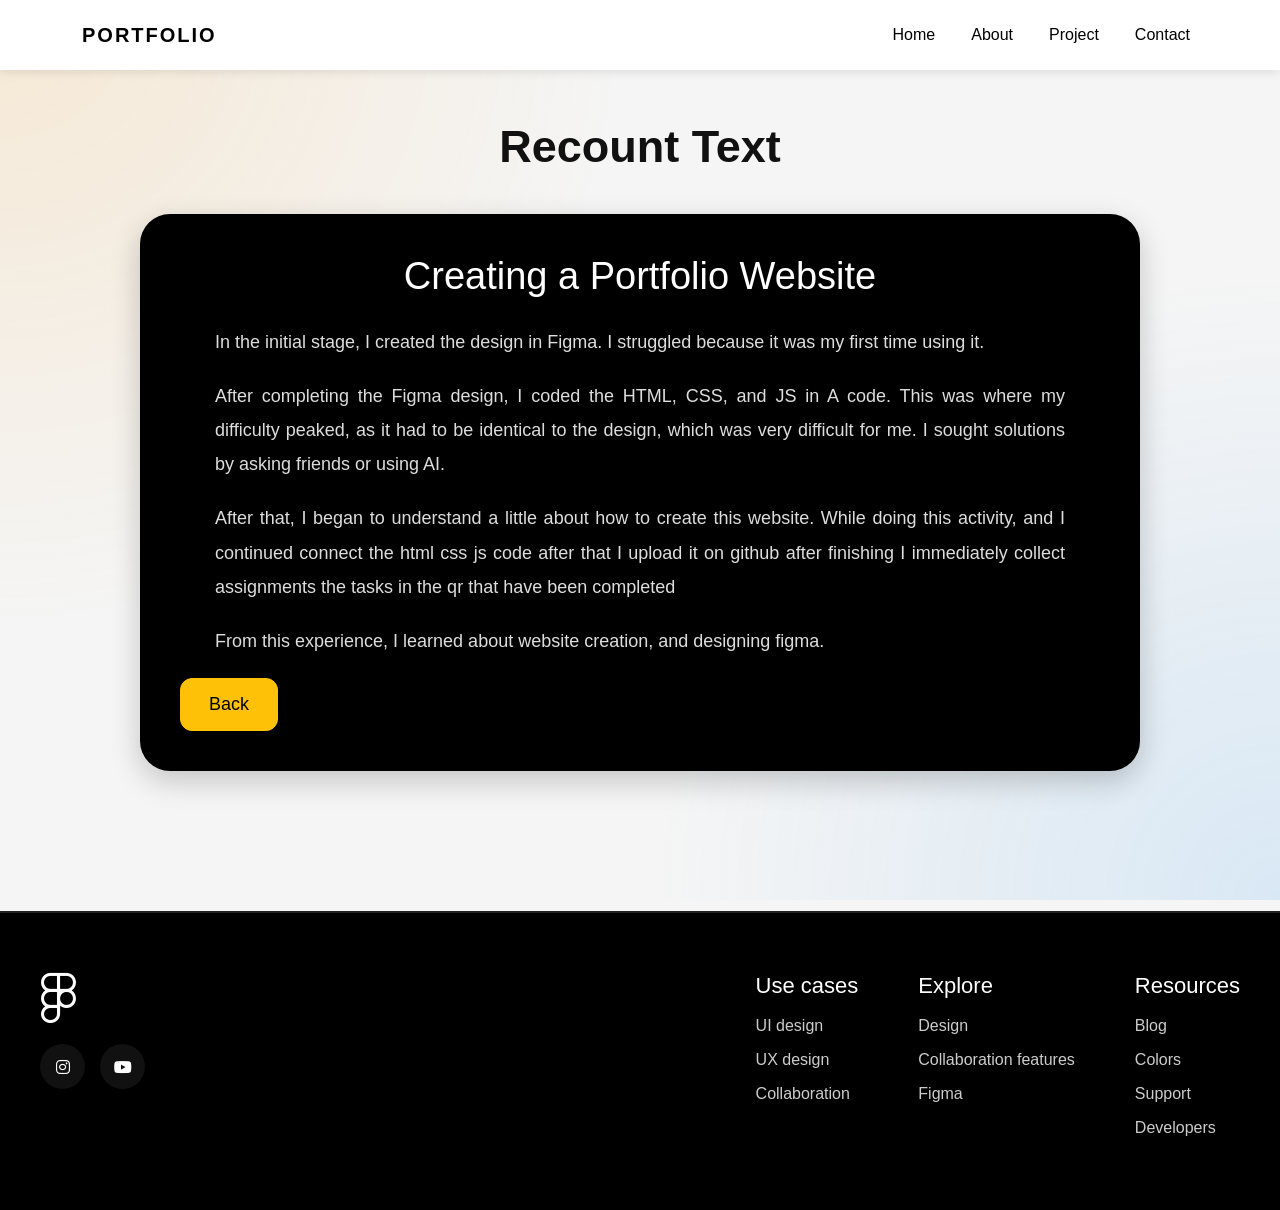
<file: text.html>
<!DOCTYPE html>
<html lang="en">
<head>
  <meta charset="UTF-8">
  <meta name="viewport" content="width=device-width, initial-scale=1.0">
  <title>Recount Text</title>

  <!-- Bootstrap -->
  <link href="https://cdn.jsdelivr.net/npm/bootstrap@5.3.3/dist/css/bootstrap.min.css" rel="stylesheet">

  <!-- Font Awesome -->
  <link rel="stylesheet" href="https://cdnjs.cloudflare.com/ajax/libs/font-awesome/6.5.1/css/all.min.css"/>

  <style>

*{
  margin:0;
  padding:0;
  box-sizing:border-box;
  font-family:Arial, Helvetica, sans-serif;
}

html{
  scroll-behavior:smooth;
}

body{
  overflow-x:hidden;
  background:#f5f5f5;
}

/* BACKGROUND */
.bg-animation{
  position:fixed;
  inset:0;
  background:
  radial-gradient(circle at top left,#ff980022,transparent 40%),
  radial-gradient(circle at bottom right,#2196f322,transparent 40%);
  z-index:-1;
}

/* NAVBAR */
.navbar{
  background:white;
  padding:15px 0;
  box-shadow:0 2px 10px rgba(0,0,0,.1);
}

.navbar-brand{
  font-weight:bold;
  letter-spacing:2px;
}

.nav-link{
  margin-left:20px;
  position:relative;
  color:black !important;
}

.nav-link:hover{
  color:#ff9800 !important;
}

.nav-link::after{
  content:'';
  position:absolute;
  left:0;
  bottom:-5px;
  width:0;
  height:2px;
  background:#ff9800;
  transition:.4s;
}

.nav-link:hover::after{
  width:100%;
}

.navbar-toggler{
  border:none;
}

.navbar-toggler:focus{
  box-shadow:none;
}

/* RECOUNT */
.recount{
  padding:120px 20px 60px;
}

.recount-title{
  text-align:center;
  font-size:45px;
  margin-bottom:40px;
  color:#111;
}

.recount-card{
  background:#000;
  max-width:1000px;
  margin:auto;
  padding:40px;
  border-radius:30px;
  box-shadow:0 10px 30px rgba(0,0,0,.2);
}

.recount-card h1{
  color:white;
  text-align:center;
  margin-bottom:25px;
  font-size:38px;
}

.recount-card p{
  color:#ddd;
  font-size:18px;
  line-height:1.9;
  margin-bottom:20px;
  text-align:justify;
  max-width:850px;
  margin-left:auto;
  margin-right:auto;
}

.recount-card .btn{
  padding:12px 28px;
  border-radius:12px;
  font-size:18px;
}

/* FOOTER */
.footer-line{
  width:100%;
  height:2px;
  background:#222;
  margin-top:80px;
}

.footer{
  background:#000;
  padding:60px 20px;
  color:white;
}

.footer-container{
  display:flex;
  justify-content:space-between;
  gap:50px;
  flex-wrap:wrap;
  max-width:1200px;
  margin:auto;
}

.footer-left{
  display:flex;
  flex-direction:column;
  gap:20px;
}

.footer-logo i{
  font-size:50px;
}

.footer-social{
  display:flex;
  gap:15px;
}

.footer-social a{
  width:45px;
  height:45px;
  border-radius:50%;
  background:#111;
  display:flex;
  align-items:center;
  justify-content:center;
  text-decoration:none;
  color:white;
  transition:.3s;
}

.footer-social a:hover{
  background:#ff9800;
  transform:translateY(-5px);
}

.footer-menu{
  display:flex;
  gap:60px;
  flex-wrap:wrap;
}

.footer-column{
  display:flex;
  flex-direction:column;
}

.footer-column h3{
  margin-bottom:15px;
  font-size:22px;
}

.footer-column a{
  text-decoration:none;
  color:#ccc;
  margin-bottom:10px;
  transition:.3s;
}

.footer-column a:hover{
  color:#ff9800;
  transform:translateX(5px);
}

/* RESPONSIVE */
@media(max-width:768px){

  .recount-title{
    font-size:32px;
  }

  .recount-card{
    padding:25px;
    border-radius:20px;
  }

  .recount-card h1{
    font-size:26px;
  }

  .recount-card p{
    font-size:15px;
  }

  .footer-container{
    flex-direction:column;
  }

  .footer-menu{
    gap:30px;
  }

}

  </style>
</head>
<body>

<div class="bg-animation"></div>

<!-- NAVBAR -->
<nav class="navbar navbar-expand-lg fixed-top">
  <div class="container">

    <a class="navbar-brand" href="#">
      PORTFOLIO
    </a>

    <button class="navbar-toggler" type="button" data-bs-toggle="collapse" data-bs-target="#menu">
      <span class="navbar-toggler-icon"></span>
    </button>

    <div class="collapse navbar-collapse" id="menu">

      <ul class="navbar-nav ms-auto">

        <li class="nav-item">
          <a class="nav-link" href="index">Home</a>
        </li>

        <li class="nav-item">
          <a class="nav-link" href="index">About</a>
        </li>

        <li class="nav-item">
          <a class="nav-link" href="index">Project</a>
        </li>

        <li class="nav-item">
          <a class="nav-link" href="index">Contact</a>
        </li>

      </ul>

    </div>
  </div>
</nav>

<!-- RECOUNT -->
<section class="recount">

  <h1 class="recount-title fw-bold">
    Recount Text
  </h1>

  <div class="recount-card">

    <h1>
      Creating a Portfolio Website
    </h1>

       <p>
    In the initial stage, I created the design in Figma. I struggled because it was my first time using it.
    </p>
    <p>
   After completing the Figma design, I coded the HTML, CSS, and JS in A code. This was where my difficulty peaked, as it had to be identical to the design, which was very difficult for me. I sought solutions by asking friends or using AI.
   </p>
   <p>
  After that, I began to understand a little about how to create this website. While doing this activity, and I continued connect the html css js code after that I upload it on github after finishing I immediately collect assignments the tasks in the qr that have been completed
   </p>
   <p>
   From this experience, I learned about website creation, and designing figma.</p> 

    <a href="index.html" class="btn btn-warning">
      Back
    </a>

  </div>

</section>

<!-- FOOTER -->
<div class="footer-line"></div>

<footer class="footer">

  <div class="footer-container">

    <!-- LEFT -->
    <div class="footer-left">

      <div class="footer-logo">
        <i class="fa-brands fa-figma"></i>
      </div>

      <div class="footer-social">

        <a href="#">
          <i class="fa-brands fa-instagram"></i>
        </a>

        <a href="#">
          <i class="fa-brands fa-youtube"></i>
        </a>

      </div>

    </div>

    <!-- MENU -->
    <div class="footer-menu">

      <!-- COLUMN 1 -->
      <div class="footer-column">

        <h3>Use cases</h3>

        <a href="#">UI design</a>
        <a href="#">UX design</a>
        <a href="#">Collaboration</a>

      </div>

      <!-- COLUMN 2 -->
      <div class="footer-column">

        <h3>Explore</h3>

        <a href="https://www.figma.com/design/5akafJCqZdk8BDd3crnZxx/Tugass-figmaa?fuid=1623123876818634947">Design</a>
        <a href="https://www.figma.com/design/5akafJCqZdk8BDd3crnZxx/Tugass-figmaa?fuid=1623123876818634947">Collaboration features</a>
        <a href="https://www.figma.com/design/5akafJCqZdk8BDd3crnZxx/Tugass-figmaa?fuid=1623123876818634947">Figma</a>

      </div>

      <!-- COLUMN 3 -->
      <div class="footer-column">

        <h3>Resources</h3>

        <a href="index">Blog</a>
        <a href="https://www.figma.com/design/5akafJCqZdk8BDd3crnZxx/Tugass-figmaa?fuid=1623123876818634947">Colors</a>
        <a href="index">Support</a>
        <a href="index">Developers</a>

      </div>

    </div>

  </div>

</footer>

<!-- Bootstrap JS -->
<script src="https://cdn.jsdelivr.net/npm/bootstrap@5.3.3/dist/js/bootstrap.bundle.min.js"></script>

</body>
</html>
</file>
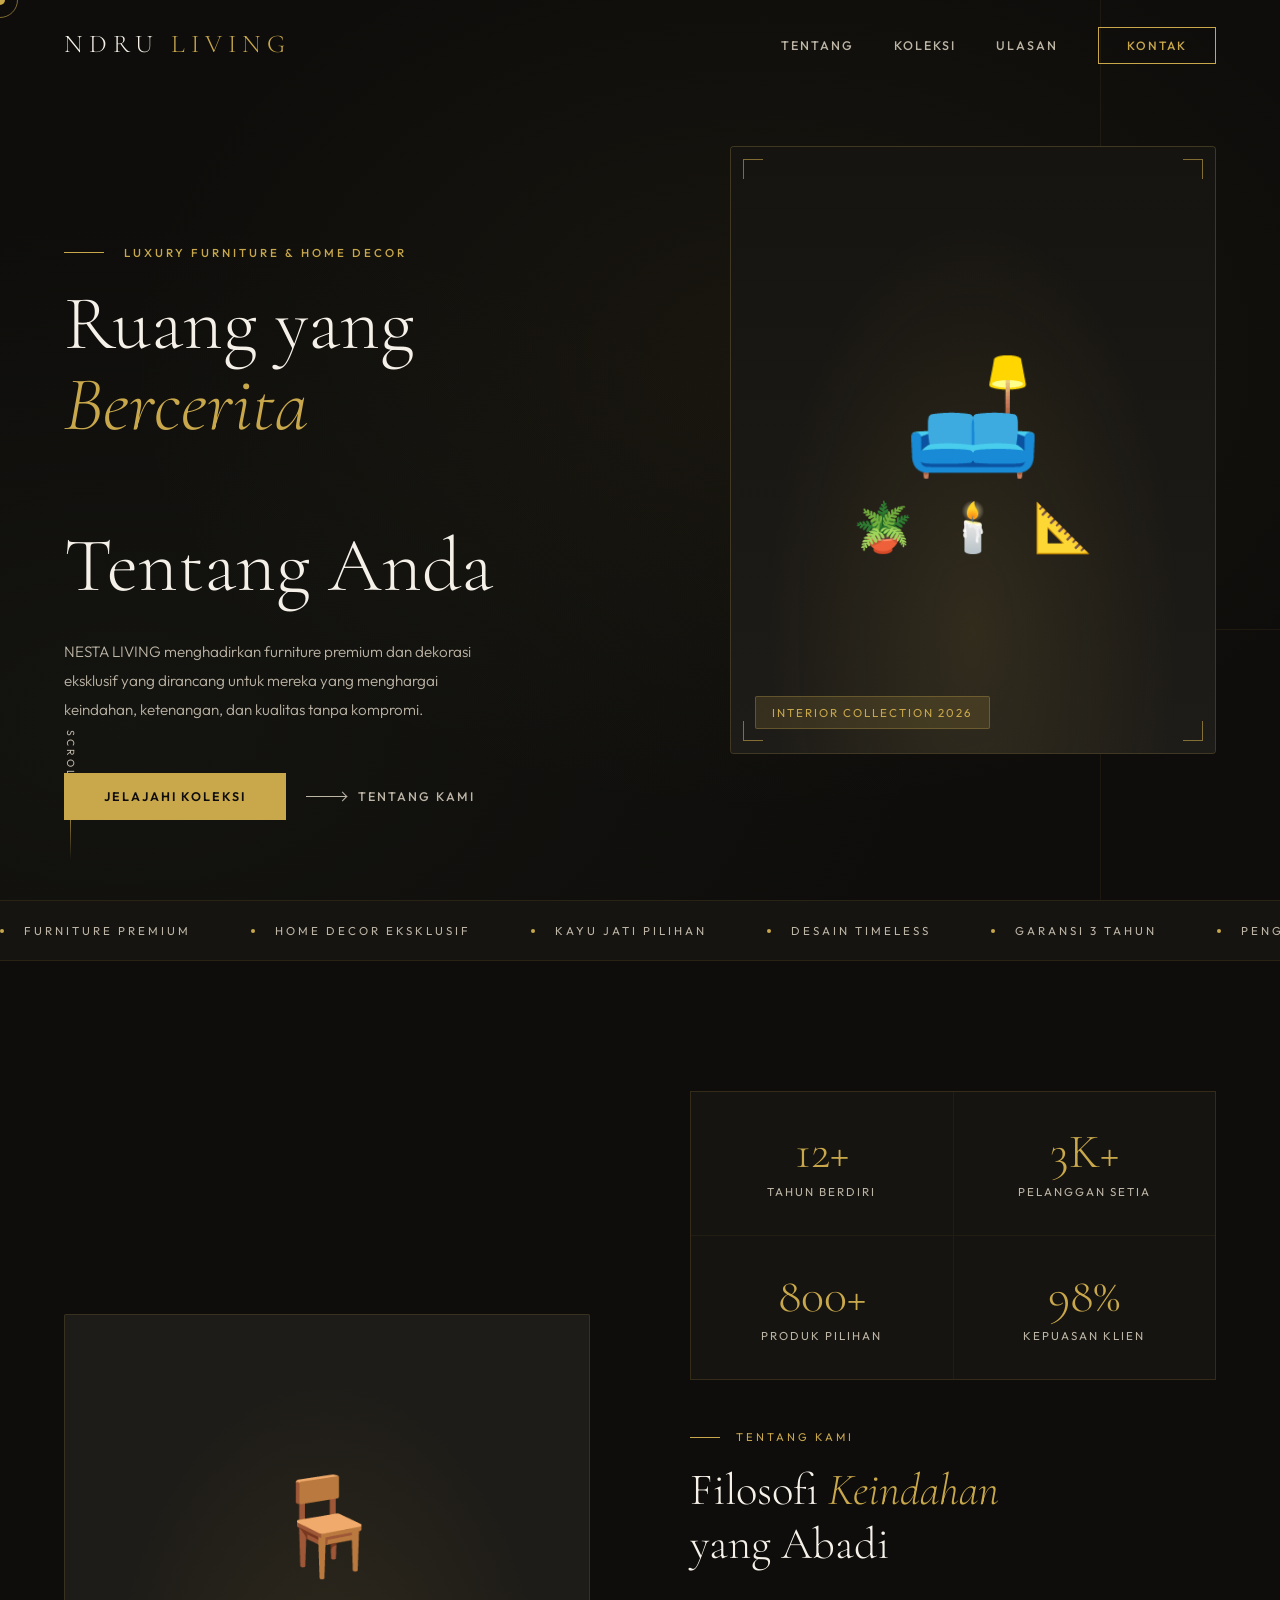
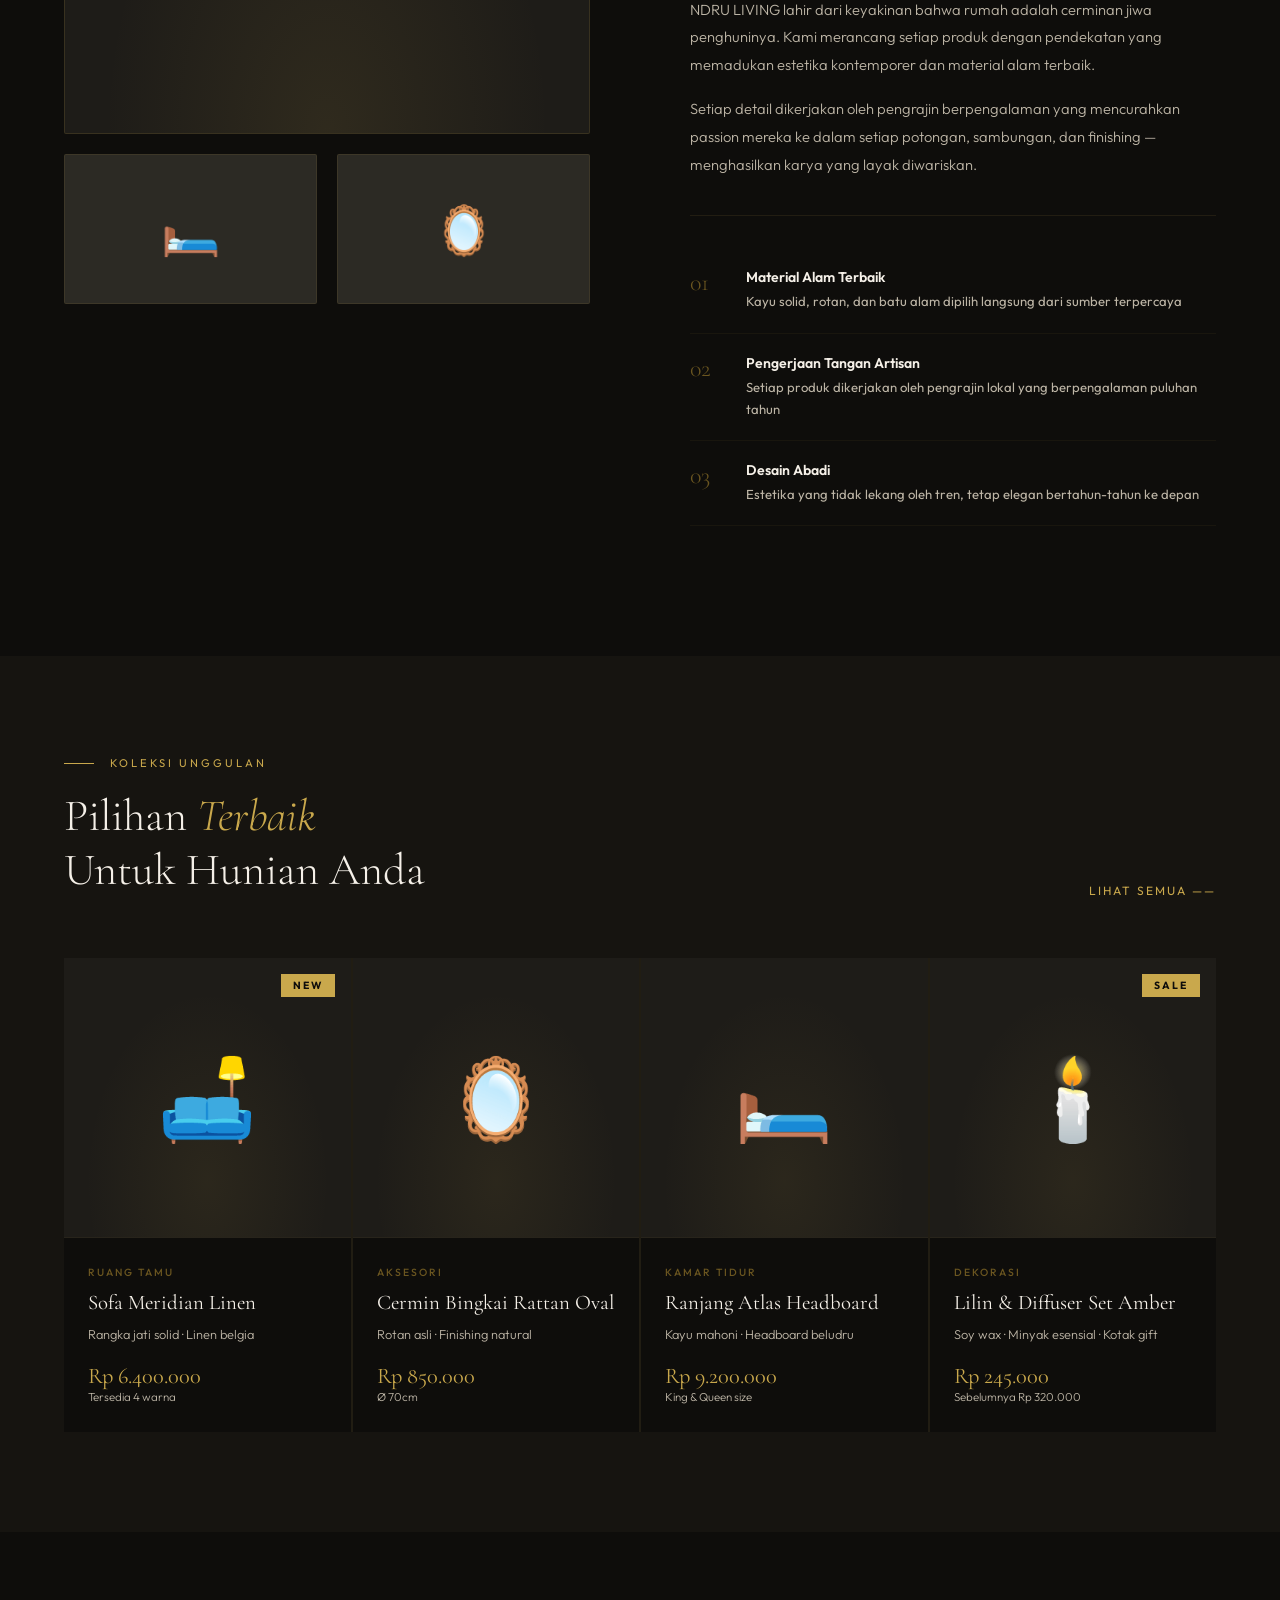
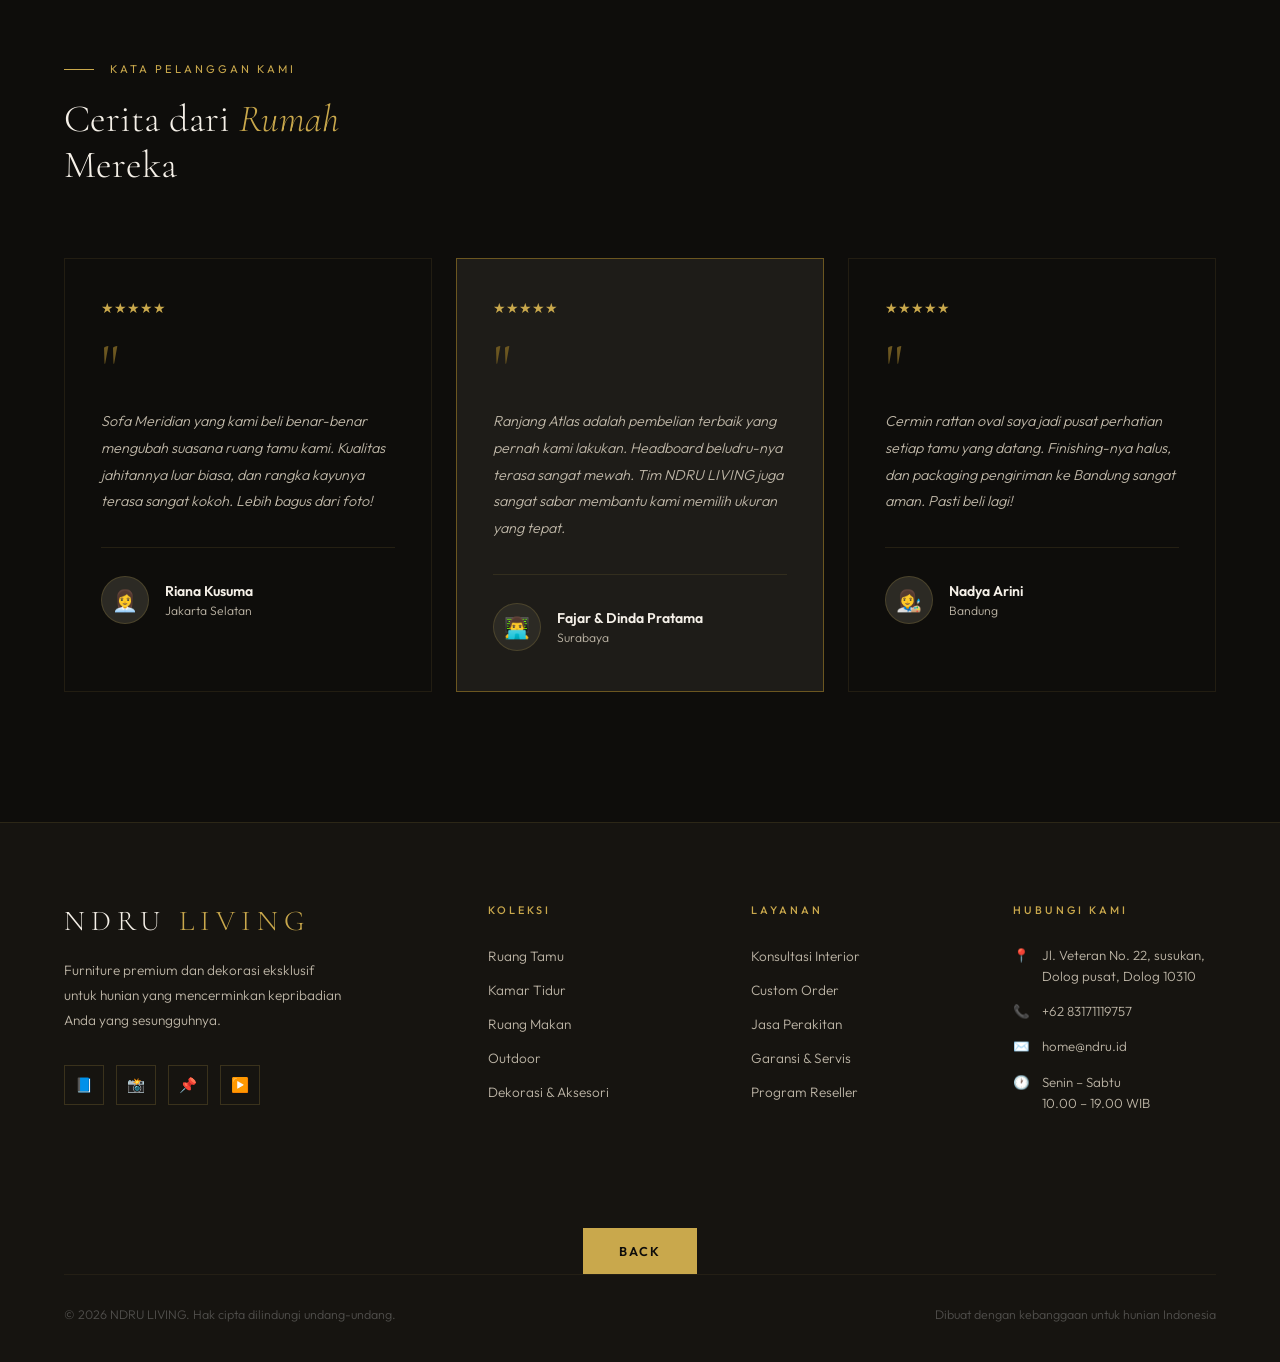
<file: Tugas5.html>
<!DOCTYPE html>
<html lang="id">
<head>
<meta charset="UTF-8">
<meta name="viewport" content="width=device-width, initial-scale=1.0">
<title>NDRU LIVING — Luxury Furniture & Home Decor</title>
<link href="https://fonts.googleapis.com/css2?family=Cormorant+Garamond:ital,wght@0,300;0,400;0,600;1,300;1,400&family=Outfit:wght@300;400;500;600&display=swap" rel="stylesheet">
<style>
  :root {
    --black: #0E0D0B;
    --off-black: #161410;
    --charcoal: #1E1C18;
    --gold: #C9A84C;
    --gold-light: #E8CB7A;
    --gold-dim: #6B5620;
    --ivory: #F5F0E8;
    --ivory-dim: #BDB5A6;
    --sage: #7A8C6E;
    --stone: #2C2A24;
    --stone-light: #3A3830;
  }

  * { margin: 0; padding: 0; box-sizing: border-box; }
  html { scroll-behavior: smooth; }

  body {
    font-family: 'Outfit', sans-serif;
    background: var(--black);
    color: var(--ivory);
    cursor: none;
    overflow-x: hidden;
  }

  /* ─── CUSTOM CURSOR ─── */
  .cursor {
    width: 10px; height: 10px;
    background: var(--gold);
    border-radius: 50%;
    position: fixed;
    pointer-events: none;
    z-index: 9999;
    transform: translate(-50%, -50%);
    transition: transform .1s;
  }
  .cursor-ring {
    width: 36px; height: 36px;
    border: 1px solid var(--gold);
    border-radius: 50%;
    position: fixed;
    pointer-events: none;
    z-index: 9998;
    transform: translate(-50%, -50%);
    transition: all .15s ease;
    opacity: 0.6;
  }

  /* ─── NAV ─── */
  nav {
    position: fixed; top: 0; width: 100%; z-index: 100;
    padding: 28px 64px;
    display: flex; align-items: center; justify-content: space-between;
    transition: all .4s;
  }
  nav.scrolled {
    background: rgba(14,13,11,0.95);
    backdrop-filter: blur(20px);
    padding: 18px 64px;
    border-bottom: 1px solid rgba(201,168,76,.15);
  }

  .nav-logo {
    font-family: 'Cormorant Garamond', serif;
    font-size: 1.6rem;
    font-weight: 300;
    letter-spacing: 6px;
    text-transform: uppercase;
    color: var(--ivory);
  }
  .nav-logo span { color: var(--gold); }

  .nav-links { display: flex; gap: 40px; list-style: none; }
  .nav-links a {
    text-decoration: none;
    font-size: .78rem;
    font-weight: 500;
    letter-spacing: 2px;
    text-transform: uppercase;
    color: var(--ivory-dim);
    transition: color .3s;
    position: relative;
  }
  .nav-links a::after {
    content: '';
    position: absolute; bottom: -4px; left: 0;
    width: 0; height: 1px;
    background: var(--gold);
    transition: width .3s;
  }
  .nav-links a:hover { color: var(--gold); }
  .nav-links a:hover::after { width: 100%; }

  .nav-btn {
    border: 1px solid var(--gold);
    color: var(--gold) !important;
    padding: 10px 28px;
    font-size: .75rem !important;
    letter-spacing: 2px !important;
    transition: all .3s !important;
  }
  .nav-btn::after { display: none !important; }
  .nav-btn:hover { background: var(--gold) !important; color: var(--black) !important; }

  /* ─── HERO ─── */
  #hero {
    min-height: 100vh;
    display: flex;
    flex-direction: column;
    justify-content: flex-end;
    padding: 0 64px 80px;
    position: relative;
    overflow: hidden;
  }

  .hero-bg {
    position: absolute; inset: 0;
    background:
      radial-gradient(ellipse at 60% 40%, rgba(201,168,76,.06) 0%, transparent 60%),
      radial-gradient(ellipse at 10% 80%, rgba(122,140,110,.05) 0%, transparent 50%);
  }

  /* Decorative lines */
  .hero-lines {
    position: absolute; top: 0; right: 0;
    width: 40%; height: 100%;
    overflow: hidden;
  }
  .hero-lines::before, .hero-lines::after {
    content: '';
    position: absolute;
    background: rgba(201,168,76,.08);
  }
  .hero-lines::before {
    width: 1px; height: 100%;
    right: 35%; top: 0;
    animation: lineDrop 2s ease both;
  }
  .hero-lines::after {
    width: 100%; height: 1px;
    bottom: 30%; right: 0;
    animation: lineSlide 2s ease .3s both;
  }

  @keyframes lineDrop {
    from { transform: scaleY(0); transform-origin: top; }
    to { transform: scaleY(1); }
  }
  @keyframes lineSlide {
    from { transform: scaleX(0); transform-origin: right; }
    to { transform: scaleX(1); }
  }

  /* Room visual area */
  .hero-room {
    position: absolute;
    right: 64px; top: 50%;
    transform: translateY(-50%);
    width: 38%;
    animation: fadeIn 1.2s ease .5s both;
  }

  .room-frame {
    border: 1px solid rgba(201,168,76,.2);
    border-radius: 4px;
    aspect-ratio: 4/5;
    display: flex; flex-direction: column;
    align-items: center; justify-content: center;
    position: relative;
    overflow: hidden;
    background: var(--charcoal);
  }

  .room-frame::before {
    content: '';
    position: absolute; inset: 0;
    background:
      radial-gradient(ellipse at 50% 80%, rgba(201,168,76,.12) 0%, transparent 60%),
      linear-gradient(180deg, var(--off-black) 0%, var(--charcoal) 100%);
  }

  .room-emoji-scene {
    position: relative; z-index: 1;
    text-align: center;
    animation: float 6s ease-in-out infinite;
  }
  .room-emoji-main { font-size: 7rem; display: block; }
  .room-emoji-row { font-size: 3rem; display: flex; gap: 12px; justify-content: center; margin-top: 12px; }

  .room-tag {
    position: absolute; bottom: 24px; left: 24px;
    background: rgba(201,168,76,.15);
    border: 1px solid rgba(201,168,76,.3);
    padding: 8px 16px;
    font-size: .72rem;
    letter-spacing: 2px;
    text-transform: uppercase;
    color: var(--gold);
    border-radius: 2px;
  }

  .room-corner {
    position: absolute;
    width: 20px; height: 20px;
    border-color: var(--gold);
    border-style: solid;
    opacity: .6;
  }
  .room-corner.tl { top: 12px; left: 12px; border-width: 1px 0 0 1px; }
  .room-corner.tr { top: 12px; right: 12px; border-width: 1px 1px 0 0; }
  .room-corner.bl { bottom: 12px; left: 12px; border-width: 0 0 1px 1px; }
  .room-corner.br { bottom: 12px; right: 12px; border-width: 0 1px 1px 0; }

  @keyframes float {
    0%,100% { transform: translateY(0); }
    50% { transform: translateY(-12px); }
  }
  @keyframes fadeIn {
    from { opacity: 0; transform: translateY(-50%) translateX(30px); }
    to { opacity: 1; transform: translateY(-50%) translateX(0); }
  }

  /* Hero text */
  .hero-content { position: relative; z-index: 1; max-width: 55%; }

  .hero-line {
    display: flex; align-items: center; gap: 20px;
    margin-bottom: 24px;
    animation: fadeUp .8s ease .2s both;
  }
  .hero-line-bar { width: 40px; height: 1px; background: var(--gold); }
  .hero-line-text {
    font-size: .72rem;
    letter-spacing: 3px;
    text-transform: uppercase;
    color: var(--gold);
    font-weight: 500;
  }

  .hero-title {
    font-family: 'Cormorant Garamond', serif;
    font-size: clamp(3.5rem, 6vw, 6rem);
    font-weight: 300;
    line-height: 1.05;
    color: var(--ivory);
    margin-bottom: 32px;
    animation: fadeUp .8s ease .4s both;
  }
  .hero-title em {
    font-style: italic;
    color: var(--gold);
    display: block;
  }

  .hero-desc {
    font-size: .95rem;
    line-height: 1.9;
    color: var(--ivory-dim);
    max-width: 420px;
    margin-bottom: 48px;
    font-weight: 300;
    animation: fadeUp .8s ease .6s both;
  }

  .hero-actions {
    display: flex; gap: 20px; align-items: center;
    animation: fadeUp .8s ease .8s both;
  }

  .btn-gold {
    background: var(--gold);
    color: var(--black);
    padding: 16px 40px;
    font-size: .78rem;
    font-weight: 600;
    letter-spacing: 2px;
    text-transform: uppercase;
    text-decoration: none;
    transition: all .3s;
    display: inline-block;
  }
  .btn-gold:hover {
    background: var(--gold-light);
    transform: translateY(-2px);
    box-shadow: 0 12px 40px rgba(201,168,76,.3);
  }

  .btn-ghost {
    color: var(--ivory-dim);
    font-size: .78rem;
    font-weight: 500;
    letter-spacing: 2px;
    text-transform: uppercase;
    text-decoration: none;
    display: flex; align-items: center; gap: 12px;
    transition: color .3s;
  }
  .btn-ghost:hover { color: var(--gold); }
  .btn-ghost-arrow {
    width: 40px; height: 1px;
    background: currentColor;
    transition: width .3s;
    position: relative;
  }
  .btn-ghost-arrow::after {
    content: '';
    position: absolute; right: 0; top: -3px;
    width: 6px; height: 6px;
    border-right: 1px solid currentColor;
    border-top: 1px solid currentColor;
    transform: rotate(45deg);
  }
  .btn-ghost:hover .btn-ghost-arrow { width: 60px; }

  /* Scroll indicator */
  .scroll-indicator {
    position: absolute; bottom: 40px; left: 64px;
    display: flex; flex-direction: column; align-items: center; gap: 12px;
    animation: fadeUp 1s ease 1.2s both;
  }
  .scroll-text {
    font-size: .65rem; letter-spacing: 3px; text-transform: uppercase;
    color: var(--ivory-dim); writing-mode: vertical-rl;
  }
  .scroll-line {
    width: 1px; height: 60px;
    background: linear-gradient(to bottom, var(--gold), transparent);
    animation: scrollDrop 2s ease-in-out infinite;
  }
  @keyframes scrollDrop {
    0% { transform: scaleY(0) translateY(-100%); opacity: 0; }
    50% { transform: scaleY(1) translateY(0); opacity: 1; }
    100% { transform: scaleY(0) translateY(100%); opacity: 0; }
  }

  /* ─── MARQUEE ─── */
  .marquee-section {
    border-top: 1px solid rgba(201,168,76,.1);
    border-bottom: 1px solid rgba(201,168,76,.1);
    padding: 22px 0;
    overflow: hidden;
    background: var(--off-black);
  }
  .marquee-track {
    display: flex; gap: 60px;
    animation: marquee 20s linear infinite;
    width: max-content;
  }
  .marquee-item {
    display: flex; align-items: center; gap: 20px;
    font-size: .72rem; letter-spacing: 3px; text-transform: uppercase;
    color: var(--ivory-dim); white-space: nowrap; font-weight: 400;
  }
  .marquee-dot { width: 4px; height: 4px; border-radius: 50%; background: var(--gold); flex-shrink: 0; }
  @keyframes marquee {
    from { transform: translateX(0); }
    to { transform: translateX(-50%); }
  }

  /* ─── ABOUT ─── */
  #about {
    padding: 130px 64px;
    display: grid;
    grid-template-columns: 1fr 1fr;
    gap: 100px;
    align-items: center;
  }

  .about-numbers {
    display: grid; grid-template-columns: 1fr 1fr; gap: 1px;
    background: rgba(201,168,76,.1);
    border: 1px solid rgba(201,168,76,.1);
    margin-bottom: 50px;
  }
  .about-num-item {
    background: var(--off-black);
    padding: 36px 30px;
    text-align: center;
    transition: background .3s;
  }
  .about-num-item:hover { background: var(--charcoal); }
  .about-num {
    font-family: 'Cormorant Garamond', serif;
    font-size: 3rem; font-weight: 300;
    color: var(--gold); display: block; line-height: 1;
  }
  .about-num-label { font-size: .72rem; letter-spacing: 2px; text-transform: uppercase; color: var(--ivory-dim); margin-top: 8px; display: block; }

  .about-visual-col { }
  .about-img-main {
    background: var(--charcoal);
    border: 1px solid rgba(201,168,76,.15);
    border-radius: 2px;
    height: 420px;
    display: flex; flex-direction: column;
    align-items: center; justify-content: center;
    position: relative;
    overflow: hidden;
    margin-bottom: 20px;
  }
  .about-img-main::before {
    content: '';
    position: absolute; inset: 0;
    background: radial-gradient(ellipse at 50% 100%, rgba(201,168,76,.1) 0%, transparent 60%);
  }
  .about-img-emoji { font-size: 6rem; position: relative; z-index: 1; }

  .about-img-row { display: grid; grid-template-columns: 1fr 1fr; gap: 20px; }
  .about-img-small {
    background: var(--stone);
    border: 1px solid rgba(201,168,76,.1);
    border-radius: 2px;
    height: 150px;
    display: flex; align-items: center; justify-content: center;
    font-size: 3rem;
    transition: border-color .3s;
  }
  .about-img-small:hover { border-color: rgba(201,168,76,.4); }

  .section-label {
    font-size: .7rem; letter-spacing: 3px; text-transform: uppercase;
    color: var(--gold); margin-bottom: 20px;
    display: flex; align-items: center; gap: 16px;
  }
  .section-label::before {
    content: ''; width: 30px; height: 1px; background: var(--gold);
  }

  .about-title {
    font-family: 'Cormorant Garamond', serif;
    font-size: clamp(2.2rem, 3.5vw, 3.2rem);
    font-weight: 300;
    line-height: 1.2;
    color: var(--ivory);
    margin-bottom: 24px;
  }
  .about-title em { font-style: italic; color: var(--gold); }

  .about-text {
    font-size: .92rem; line-height: 1.9;
    color: var(--ivory-dim); font-weight: 300;
    margin-bottom: 16px;
  }

  .about-pillars {
    margin-top: 36px;
    border-top: 1px solid rgba(201,168,76,.1);
    padding-top: 32px;
  }
  .pillar {
    display: flex; gap: 20px;
    padding: 20px 0;
    border-bottom: 1px solid rgba(201,168,76,.06);
    transition: all .3s;
    cursor: default;
  }
  .pillar:hover { padding-left: 12px; border-bottom-color: rgba(201,168,76,.2); }
  .pillar-num {
    font-family: 'Cormorant Garamond', serif;
    font-size: 1.5rem; color: var(--gold-dim);
    font-weight: 300; min-width: 36px;
    transition: color .3s;
  }
  .pillar:hover .pillar-num { color: var(--gold); }
  .pillar-title { font-weight: 600; font-size: .88rem; margin-bottom: 4px; color: var(--ivory); }
  .pillar-desc { font-size: .82rem; color: var(--ivory-dim); line-height: 1.7; }

  /* ─── PRODUCTS ─── */
  #products {
    padding: 100px 64px;
    background: var(--off-black);
  }

  .products-header {
    display: flex; align-items: flex-end; justify-content: space-between;
    margin-bottom: 60px;
  }
  .products-title {
    font-family: 'Cormorant Garamond', serif;
    font-size: clamp(2rem, 3.5vw, 3rem);
    font-weight: 300; color: var(--ivory); line-height: 1.2;
  }
  .products-title em { font-style: italic; color: var(--gold); }

  .products-view-all {
    color: var(--gold); text-decoration: none;
    font-size: .75rem; letter-spacing: 2px; text-transform: uppercase;
    display: flex; align-items: center; gap: 12px;
    transition: gap .3s;
  }
  .products-view-all:hover { gap: 20px; }

  .products-grid {
    display: grid;
    grid-template-columns: repeat(4, 1fr);
    gap: 2px;
    background: rgba(201,168,76,.06);
  }

  .product-card {
    background: var(--black);
    padding: 0;
    position: relative;
    overflow: hidden;
    cursor: pointer;
    transition: all .4s;
  }
  .product-card:hover { background: var(--charcoal); }
  .product-card:hover .product-reveal { opacity: 1; transform: translateY(0); }

  .product-img-area {
    height: 280px;
    display: flex; align-items: center; justify-content: center;
    position: relative;
    border-bottom: 1px solid rgba(201,168,76,.06);
    background: var(--charcoal);
    overflow: hidden;
    transition: background .3s;
  }
  .product-card:hover .product-img-area { background: var(--stone-light); }

  .product-img-area::before {
    content: '';
    position: absolute; inset: 0;
    background: radial-gradient(ellipse at 50% 80%, rgba(201,168,76,.08) 0%, transparent 60%);
  }

  .product-emoji { font-size: 5rem; position: relative; z-index: 1; transition: transform .4s; }
  .product-card:hover .product-emoji { transform: scale(1.1) translateY(-8px); }

  .product-badge-new {
    position: absolute; top: 16px; right: 16px;
    background: var(--gold);
    color: var(--black);
    font-size: .65rem; font-weight: 700;
    letter-spacing: 2px; text-transform: uppercase;
    padding: 5px 12px;
  }

  .product-body { padding: 28px 24px; }
  .product-cat {
    font-size: .65rem; letter-spacing: 2px; text-transform: uppercase;
    color: var(--gold-dim); margin-bottom: 10px; font-weight: 500;
  }
  .product-name {
    font-family: 'Cormorant Garamond', serif;
    font-size: 1.3rem; font-weight: 400; color: var(--ivory);
    margin-bottom: 10px; line-height: 1.3;
  }
  .product-material {
    font-size: .8rem; color: var(--ivory-dim); font-weight: 300; margin-bottom: 20px;
  }

  .product-footer-row {
    display: flex; align-items: center; justify-content: space-between;
  }
  .product-price {
    font-family: 'Cormorant Garamond', serif;
    font-size: 1.4rem; font-weight: 400; color: var(--gold);
  }
  .product-price small { font-family: 'Outfit', sans-serif; font-size: .72rem; color: var(--ivory-dim); display: block; font-weight: 300; }

  .product-reveal {
    opacity: 0; transform: translateY(6px);
    transition: all .3s;
  }
  .btn-add-dark {
    border: 1px solid var(--gold-dim);
    color: var(--gold);
    background: transparent;
    padding: 9px 18px;
    font-size: .72rem; font-weight: 500;
    letter-spacing: 1.5px; text-transform: uppercase;
    cursor: pointer;
    transition: all .3s;
    font-family: 'Outfit', sans-serif;
  }
  .btn-add-dark:hover { background: var(--gold); color: var(--black); border-color: var(--gold); }

  /* ─── TESTIMONIALS ─── */
  #testimonials {
    padding: 130px 64px;
    background: var(--black);
  }

  .testi-header { max-width: 500px; margin-bottom: 70px; }

  .testi-grid {
    display: grid;
    grid-template-columns: repeat(3, 1fr);
    gap: 24px;
  }

  .testi-card {
    border: 1px solid rgba(201,168,76,.1);
    padding: 40px 36px;
    position: relative;
    transition: border-color .3s, background .3s;
    cursor: default;
  }
  .testi-card:hover { border-color: rgba(201,168,76,.35); background: var(--charcoal); }

  .testi-card.featured {
    border-color: var(--gold-dim);
    background: var(--charcoal);
    grid-column: span 1;
  }

  .testi-stars {
    display: flex; gap: 4px; margin-bottom: 24px;
    color: var(--gold); font-size: .9rem;
  }

  .testi-quote-mark {
    font-family: 'Cormorant Garamond', serif;
    font-size: 4rem; font-weight: 300;
    color: var(--gold-dim);
    line-height: .8;
    margin-bottom: 16px;
  }

  .testi-text {
    font-size: .9rem; line-height: 1.85;
    color: var(--ivory-dim); font-weight: 300;
    font-style: italic; margin-bottom: 32px;
  }

  .testi-divider { height: 1px; background: rgba(201,168,76,.12); margin-bottom: 28px; }

  .testi-author { display: flex; align-items: center; gap: 16px; }
  .testi-avatar {
    width: 48px; height: 48px;
    background: var(--stone);
    border: 1px solid rgba(201,168,76,.2);
    border-radius: 50%;
    display: flex; align-items: center; justify-content: center;
    font-size: 1.3rem;
  }
  .testi-name { font-weight: 600; font-size: .88rem; color: var(--ivory); margin-bottom: 3px; }
  .testi-city { font-size: .76rem; color: var(--ivory-dim); font-weight: 300; }

  /* ─── FOOTER ─── */
  footer {
    background: var(--off-black);
    border-top: 1px solid rgba(201,168,76,.12);
    padding: 80px 64px 40px;
  }

  .footer-grid {
    display: grid;
    grid-template-columns: 1.8fr 1fr 1fr 1fr;
    gap: 60px;
    margin-bottom: 70px;
  }

  .footer-logo {
    font-family: 'Cormorant Garamond', serif;
    font-size: 1.8rem; font-weight: 300;
    letter-spacing: 6px; text-transform: uppercase;
    color: var(--ivory);
    margin-bottom: 20px; display: block;
  }
  .footer-logo span { color: var(--gold); }
  .footer-tagline {
    font-size: .85rem; line-height: 1.85;
    color: var(--ivory-dim); font-weight: 300; max-width: 280px;
    margin-bottom: 32px;
  }

  .footer-social { display: flex; gap: 12px; }
  .fsoc {
    width: 40px; height: 40px;
    border: 1px solid rgba(201,168,76,.2);
    display: flex; align-items: center; justify-content: center;
    font-size: .9rem; cursor: pointer;
    transition: all .3s;
  }
  .fsoc:hover { border-color: var(--gold); background: rgba(201,168,76,.1); }

  .footer-col-title {
    font-size: .68rem; letter-spacing: 3px; text-transform: uppercase;
    color: var(--gold); margin-bottom: 28px; font-weight: 500;
  }
  .footer-links { list-style: none; }
  .footer-links li { margin-bottom: 14px; }
  .footer-links a {
    text-decoration: none; color: var(--ivory-dim);
    font-size: .85rem; font-weight: 300;
    transition: color .2s;
  }
  .footer-links a:hover { color: var(--gold); }

  .footer-contact-item {
    display: flex; gap: 12px; margin-bottom: 14px;
    font-size: .83rem; font-weight: 300; color: var(--ivory-dim);
    line-height: 1.6;
  }
  .footer-contact-icon { color: var(--gold); flex-shrink: 0; }

  .footer-bottom {
    border-top: 1px solid rgba(201,168,76,.08);
    padding-top: 32px;
    display: flex; align-items: center; justify-content: space-between;
  }
  .footer-bottom p { font-size: .78rem; color: rgba(255,255,255,.25); font-weight: 300; }

  /* ─── UTIL ─── */
  @keyframes fadeUp {
    from { opacity: 0; transform: translateY(24px); }
    to { opacity: 1; transform: translateY(0); }
  }

  .reveal { opacity: 0; transform: translateY(28px); transition: all .8s cubic-bezier(.16,1,.3,1); }
  .reveal.visible { opacity: 1; transform: translateY(0); }
  .reveal-delay-1 { transition-delay: .1s; }
  .reveal-delay-2 { transition-delay: .2s; }
  .reveal-delay-3 { transition-delay: .3s; }

  /* ─── MOBILE ─── */
  @media (max-width: 900px) {
    nav { padding: 20px 24px; }
    .nav-links { display: none; }
    #hero { padding: 0 24px 60px; }
    .hero-content { max-width: 100%; }
    .hero-room { display: none; }
    .scroll-indicator { display: none; }
    #about { grid-template-columns: 1fr; padding: 80px 24px; gap: 50px; }
    .about-numbers { grid-template-columns: 1fr 1fr; }
    #products { padding: 80px 24px; }
    .products-grid { grid-template-columns: 1fr 1fr; }
    .products-header { flex-direction: column; gap: 24px; align-items: flex-start; }
    #testimonials { padding: 80px 24px; }
    .testi-grid { grid-template-columns: 1fr; }
    footer { padding: 60px 24px 32px; }
    .footer-grid { grid-template-columns: 1fr 1fr; gap: 40px; }
    .footer-bottom { flex-direction: column; gap: 12px; }
  }
  
  .footer-btn{
  display: inline-block;
  margin-top: 30px;
  padding: 14px 35px;
  background: var(--gold);
  color: var(--black);
  text-decoration: none;
  font-size: .8rem;
  font-weight: 600;
  letter-spacing: 2px;
  text-transform: uppercase;
  border: 1px solid var(--gold);
  transition: all .3s ease;
}

.footer-btn:hover{
  background: transparent;
  color: var(--gold);
  transform: translateY(-3px);
  box-shadow: 0 10px 25px rgba(201,168,76,.2);
}
</style>
</head>
<body>

<div class="cursor" id="cursor"></div>
<div class="cursor-ring" id="cursorRing"></div>

<!-- NAV -->
<nav id="navbar">
  <div class="nav-logo">NDRU <span>LIVING</span></div>
  <ul class="nav-links">
    <li><a href="#about">Tentang</a></li>
    <li><a href="#products">Koleksi</a></li>
    <li><a href="#testimonials">Ulasan</a></li>
    <li><a href="#footer" class="nav-btn">Kontak</a></li>
  </ul>
</nav>

<!-- HERO -->
<section id="hero">
  <div class="hero-bg"></div>
  <div class="hero-lines"></div>

  <div class="hero-room">
    <div class="room-frame">
      <div class="room-corner tl"></div>
      <div class="room-corner tr"></div>
      <div class="room-corner bl"></div>
      <div class="room-corner br"></div>
      <div class="room-emoji-scene">
        <span class="room-emoji-main">🛋️</span>
        <div class="room-emoji-row">🪴 &nbsp; 🕯️ &nbsp; 📐</div>
      </div>
      <div class="room-tag">Interior Collection 2026</div>
    </div>
  </div>

  <div class="hero-content">
    <div class="hero-line">
      <span class="hero-line-bar"></span>
      <span class="hero-line-text">Luxury Furniture & Home Decor</span>
    </div>
    <h1 class="hero-title">
      Ruang yang<br>
      <em>Bercerita</em><br>
      Tentang Anda
    </h1>
    <p class="hero-desc">
      NESTA LIVING menghadirkan furniture premium dan dekorasi eksklusif yang dirancang untuk mereka yang menghargai keindahan, ketenangan, dan kualitas tanpa kompromi.
    </p>
    <div class="hero-actions">
      <a href="#products" class="btn-gold">Jelajahi Koleksi</a>
      <a href="#about" class="btn-ghost">
        <span class="btn-ghost-arrow"></span>
        Tentang Kami
      </a>
    </div>
  </div>

  <div class="scroll-indicator">
    <span class="scroll-text">Scroll</span>
    <span class="scroll-line"></span>
  </div>
</section>

<!-- MARQUEE -->
<div class="marquee-section">
  <div class="marquee-track">
    <span class="marquee-item"><span class="marquee-dot"></span>Furniture Premium</span>
    <span class="marquee-item"><span class="marquee-dot"></span>Home Decor Eksklusif</span>
    <span class="marquee-item"><span class="marquee-dot"></span>Kayu Jati Pilihan</span>
    <span class="marquee-item"><span class="marquee-dot"></span>Desain Timeless</span>
    <span class="marquee-item"><span class="marquee-dot"></span>Garansi 3 Tahun</span>
    <span class="marquee-item"><span class="marquee-dot"></span>Pengiriman Seluruh Indonesia</span>
    <span class="marquee-item"><span class="marquee-dot"></span>Konsultasi Gratis</span>
    <span class="marquee-item"><span class="marquee-dot"></span>Furniture Premium</span>
    <span class="marquee-item"><span class="marquee-dot"></span>Home Decor Eksklusif</span>
    <span class="marquee-item"><span class="marquee-dot"></span>Kayu Jati Pilihan</span>
    <span class="marquee-item"><span class="marquee-dot"></span>Desain Timeless</span>
    <span class="marquee-item"><span class="marquee-dot"></span>Garansi 3 Tahun</span>
    <span class="marquee-item"><span class="marquee-dot"></span>Pengiriman Seluruh Indonesia</span>
    <span class="marquee-item"><span class="marquee-dot"></span>Konsultasi Gratis</span>
  </div>
</div>

<!-- ABOUT -->
<section id="about">
  <div class="about-visual-col reveal">
    <div class="about-img-main">
      <span class="about-img-emoji">🪑</span>
    </div>
    <div class="about-img-row">
      <div class="about-img-small">🛏️</div>
      <div class="about-img-small">🪞</div>
    </div>
  </div>

  <div class="reveal reveal-delay-1">
    <div class="about-numbers">
      <div class="about-num-item">
        <span class="about-num">12+</span>
        <span class="about-num-label">Tahun Berdiri</span>
      </div>
      <div class="about-num-item">
        <span class="about-num">3K+</span>
        <span class="about-num-label">Pelanggan Setia</span>
      </div>
      <div class="about-num-item">
        <span class="about-num">800+</span>
        <span class="about-num-label">Produk Pilihan</span>
      </div>
      <div class="about-num-item">
        <span class="about-num">98%</span>
        <span class="about-num-label">Kepuasan Klien</span>
      </div>
    </div>

    <div class="section-label">Tentang Kami</div>
    <h2 class="about-title">Filosofi <em>Keindahan</em><br>yang Abadi</h2>
    <p class="about-text">
      NDRU LIVING lahir dari keyakinan bahwa rumah adalah cerminan jiwa penghuninya. Kami merancang setiap produk dengan pendekatan yang memadukan estetika kontemporer dan material alam terbaik.
    </p>
    <p class="about-text">
      Setiap detail dikerjakan oleh pengrajin berpengalaman yang mencurahkan passion mereka ke dalam setiap potongan, sambungan, dan finishing — menghasilkan karya yang layak diwariskan.
    </p>

    <div class="about-pillars">
      <div class="pillar">
        <span class="pillar-num">01</span>
        <div>
          <div class="pillar-title">Material Alam Terbaik</div>
          <div class="pillar-desc">Kayu solid, rotan, dan batu alam dipilih langsung dari sumber terpercaya</div>
        </div>
      </div>
      <div class="pillar">
        <span class="pillar-num">02</span>
        <div>
          <div class="pillar-title">Pengerjaan Tangan Artisan</div>
          <div class="pillar-desc">Setiap produk dikerjakan oleh pengrajin lokal yang berpengalaman puluhan tahun</div>
        </div>
      </div>
      <div class="pillar">
        <span class="pillar-num">03</span>
        <div>
          <div class="pillar-title">Desain Abadi</div>
          <div class="pillar-desc">Estetika yang tidak lekang oleh tren, tetap elegan bertahun-tahun ke depan</div>
        </div>
      </div>
    </div>
  </div>
</section>

<!-- PRODUCTS -->
<section id="products">
  <div class="products-header reveal">
    <div>
      <div class="section-label">Koleksi Unggulan</div>
      <h2 class="products-title">Pilihan <em>Terbaik</em><br>Untuk Hunian Anda</h2>
    </div>
    <a href="#" class="products-view-all">Lihat Semua ——</a>
  </div>

  <div class="products-grid">

    <div class="product-card reveal">
      <div class="product-img-area">
        <span class="product-emoji">🛋️</span>
        <span class="product-badge-new">New</span>
      </div>
      <div class="product-body">
        <div class="product-cat">Ruang Tamu</div>
        <div class="product-name">Sofa Meridian Linen</div>
        <div class="product-material">Rangka jati solid · Linen belgia</div>
        <div class="product-footer-row">
          <div class="product-price">Rp 6.400.000 <small>Tersedia 4 warna</small></div>
          <button class="btn-add-dark product-reveal">+ Pilih</button>
        </div>
      </div>
    </div>

    <div class="product-card reveal reveal-delay-1">
      <div class="product-img-area">
        <span class="product-emoji">🪞</span>
      </div>
      <div class="product-body">
        <div class="product-cat">Aksesori</div>
        <div class="product-name">Cermin Bingkai Rattan Oval</div>
        <div class="product-material">Rotan asli · Finishing natural</div>
        <div class="product-footer-row">
          <div class="product-price">Rp 850.000 <small>Ø 70cm</small></div>
          <button class="btn-add-dark product-reveal">+ Pilih</button>
        </div>
      </div>
    </div>

    <div class="product-card reveal reveal-delay-2">
      <div class="product-img-area">
        <span class="product-emoji">🛏️</span>
      </div>
      <div class="product-body">
        <div class="product-cat">Kamar Tidur</div>
        <div class="product-name">Ranjang Atlas Headboard</div>
        <div class="product-material">Kayu mahoni · Headboard beludru</div>
        <div class="product-footer-row">
          <div class="product-price">Rp 9.200.000 <small>King & Queen size</small></div>
          <button class="btn-add-dark product-reveal">+ Pilih</button>
        </div>
      </div>
    </div>

    <div class="product-card reveal reveal-delay-3">
      <div class="product-img-area">
        <span class="product-emoji">🕯️</span>
        <span class="product-badge-new">Sale</span>
      </div>
      <div class="product-body">
        <div class="product-cat">Dekorasi</div>
        <div class="product-name">Lilin & Diffuser Set Amber</div>
        <div class="product-material">Soy wax · Minyak esensial · Kotak gift</div>
        <div class="product-footer-row">
          <div class="product-price">Rp 245.000 <small>Sebelumnya Rp 320.000</small></div>
          <button class="btn-add-dark product-reveal">+ Pilih</button>
        </div>
      </div>
    </div>

  </div>
</section>

<!-- TESTIMONIALS -->
<section id="testimonials">
  <div class="testi-header reveal">
    <div class="section-label">Kata Pelanggan Kami</div>
    <h2 class="about-title" style="font-size:clamp(2rem,3vw,2.8rem)">Cerita dari <em>Rumah</em><br>Mereka</h2>
  </div>

  <div class="testi-grid">

    <div class="testi-card reveal">
      <div class="testi-stars">★★★★★</div>
      <div class="testi-quote-mark">"</div>
      <p class="testi-text">Sofa Meridian yang kami beli benar-benar mengubah suasana ruang tamu kami. Kualitas jahitannya luar biasa, dan rangka kayunya terasa sangat kokoh. Lebih bagus dari foto!</p>
      <div class="testi-divider"></div>
      <div class="testi-author">
        <div class="testi-avatar">👩‍💼</div>
        <div>
          <div class="testi-name">Riana Kusuma</div>
          <div class="testi-city">Jakarta Selatan</div>
        </div>
      </div>
    </div>

    <div class="testi-card featured reveal reveal-delay-1">
      <div class="testi-stars">★★★★★</div>
      <div class="testi-quote-mark">"</div>
      <p class="testi-text">Ranjang Atlas adalah pembelian terbaik yang pernah kami lakukan. Headboard beludru-nya terasa sangat mewah. Tim NDRU LIVING juga sangat sabar membantu kami memilih ukuran yang tepat.</p>
      <div class="testi-divider"></div>
      <div class="testi-author">
        <div class="testi-avatar">👨‍💻</div>
        <div>
          <div class="testi-name">Fajar & Dinda Pratama</div>
          <div class="testi-city">Surabaya</div>
        </div>
      </div>
    </div>

    <div class="testi-card reveal reveal-delay-2">
      <div class="testi-stars">★★★★★</div>
      <div class="testi-quote-mark">"</div>
      <p class="testi-text">Cermin rattan oval saya jadi pusat perhatian setiap tamu yang datang. Finishing-nya halus, dan packaging pengiriman ke Bandung sangat aman. Pasti beli lagi!</p>
      <div class="testi-divider"></div>
      <div class="testi-author">
        <div class="testi-avatar">👩‍🎨</div>
        <div>
          <div class="testi-name">Nadya Arini</div>
          <div class="testi-city">Bandung</div>
        </div>
      </div>
    </div>

  </div>
</section>

<!-- FOOTER -->
<footer id="footer">
  <div class="footer-grid">
    <div>
      <span class="footer-logo">NDRU <span>LIVING</span></span>
      <p class="footer-tagline">Furniture premium dan dekorasi eksklusif untuk hunian yang mencerminkan kepribadian Anda yang sesungguhnya.</p>
      <div class="footer-social">
        <div class="fsoc">📘</div>
        <div class="fsoc">📸</div>
        <div class="fsoc">📌</div>
        <div class="fsoc">▶️</div>
      </div>
    </div>

    <div>
      <div class="footer-col-title">Koleksi</div>
      <ul class="footer-links">
        <li><a href="#">Ruang Tamu</a></li>
        <li><a href="#">Kamar Tidur</a></li>
        <li><a href="#">Ruang Makan</a></li>
        <li><a href="#">Outdoor</a></li>
        <li><a href="#">Dekorasi & Aksesori</a></li>
      </ul>
    </div>

    <div>
      <div class="footer-col-title">Layanan</div>
      <ul class="footer-links">
        <li><a href="#">Konsultasi Interior</a></li>
        <li><a href="#">Custom Order</a></li>
        <li><a href="#">Jasa Perakitan</a></li>
        <li><a href="#">Garansi & Servis</a></li>
        <li><a href="#">Program Reseller</a></li>
      </ul>
    </div>

    <div>
      <div class="footer-col-title">Hubungi Kami</div>
      <div class="footer-contact-item">
        <span class="footer-contact-icon">📍</span>
        <span>Jl. Veteran No. 22, susukan, Dolog pusat, Dolog 10310</span>
      </div>
      <div class="footer-contact-item">
        <span class="footer-contact-icon">📞</span>
        <span>+62 83171119757</span>
      </div>
      <div class="footer-contact-item">
        <span class="footer-contact-icon">✉️</span>
        <span>home@ndru.id</span>
      </div>
      <div class="footer-contact-item">
        <span class="footer-contact-icon">🕐</span>
        <span>Senin – Sabtu<br>10.00 – 19.00 WIB</span>
      </div>
    </div>
  </div>

<div style="text-align:center; margin-top:20px;">
  <a href="index.html" class="footer-btn">
    Back
  </a>
</div>

  <div class="footer-bottom">
    <p>© 2026 NDRU LIVING. Hak cipta dilindungi undang-undang.</p>
    <p>Dibuat dengan kebanggaan untuk hunian Indonesia</p>
  </div>
</footer>



<script>
  // Custom cursor
  const cursor = document.getElementById('cursor');
  const ring = document.getElementById('cursorRing');
  let mx = 0, my = 0, rx = 0, ry = 0;

  document.addEventListener('mousemove', e => {
    mx = e.clientX; my = e.clientY;
    cursor.style.left = mx + 'px';
    cursor.style.top = my + 'px';
  });

  function animateRing() {
    rx += (mx - rx) * 0.12;
    ry += (my - ry) * 0.12;
    ring.style.left = rx + 'px';
    ring.style.top = ry + 'px';
    requestAnimationFrame(animateRing);
  }
  animateRing();

  // Hover effects on cursor
  document.querySelectorAll('a, button, .product-card, .pillar, .testi-card').forEach(el => {
    el.addEventListener('mouseenter', () => {
      cursor.style.transform = 'translate(-50%,-50%) scale(2)';
      ring.style.transform = 'translate(-50%,-50%) scale(1.5)';
      ring.style.opacity = '.3';
    });
    el.addEventListener('mouseleave', () => {
      cursor.style.transform = 'translate(-50%,-50%) scale(1)';
      ring.style.transform = 'translate(-50%,-50%) scale(1)';
      ring.style.opacity = '.6';
    });
  });

  // Navbar scroll
  const navbar = document.getElementById('navbar');
  window.addEventListener('scroll', () => {
    navbar.classList.toggle('scrolled', window.scrollY > 60);
  });

  // Reveal on scroll
  const reveals = document.querySelectorAll('.reveal');
  const observer = new IntersectionObserver((entries) => {
    entries.forEach(entry => {
      if (entry.isIntersecting) {
        entry.target.classList.add('visible');
        observer.unobserve(entry.target);
      }
    });
  }, { threshold: 0.1 });
  reveals.forEach(el => observer.observe(el));

  // Add to cart
  document.querySelectorAll('.btn-add-dark').forEach(btn => {
    btn.addEventListener('click', function() {
      const original = this.textContent;
      this.textContent = '✓ Ditambahkan';
      this.style.background = 'var(--gold)';
      this.style.color = 'var(--black)';
      this.style.borderColor = 'var(--gold)';
      setTimeout(() => {
        this.textContent = original;
        this.style.background = '';
        this.style.color = '';
        this.style.borderColor = '';
      }, 2000);
    });
  });
</script>
</body>
</html>
</file>
